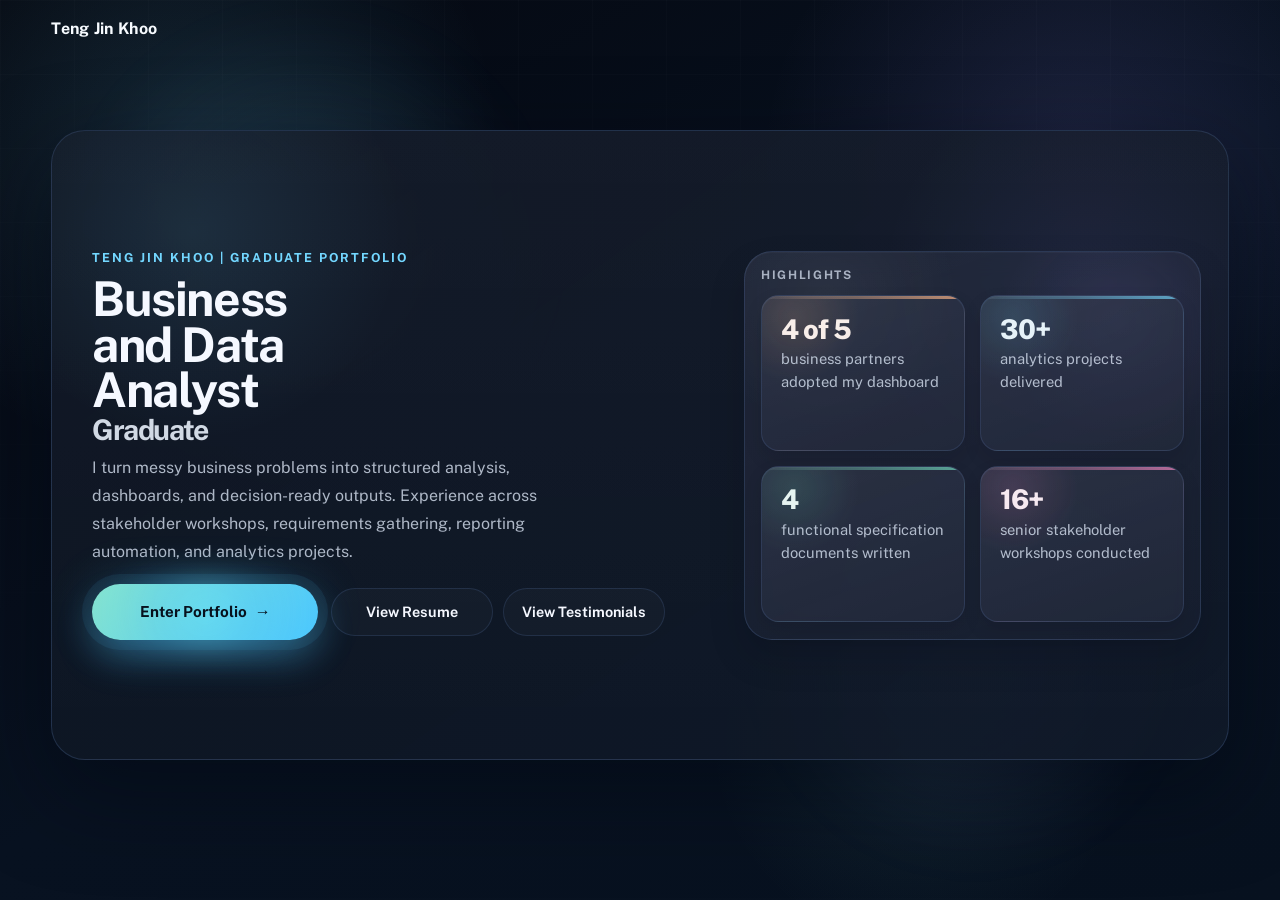
<file: index.html>
<!doctype html>
<html lang="en">
  <head>
    <meta charset="UTF-8" />
    <meta name="viewport" content="width=device-width, initial-scale=1.0" />
    <title>Teng Jin Khoo | Welcome</title>
    <meta
      name="description"
      content="Business Analyst / Data Analyst graduate portfolio showcasing stakeholder workshops, requirements gathering, reporting automation, and analytics delivery."
    />
    <link rel="preconnect" href="https://fonts.googleapis.com" />
    <link rel="preconnect" href="https://fonts.gstatic.com" crossorigin />
    <link
      href="https://fonts.googleapis.com/css2?family=Public+Sans:wght@400;500;600;700;800&display=swap"
      rel="stylesheet"
    />
    <link rel="icon" type="image/svg+xml" href="assets/favicon-tj.svg" />
    <link rel="stylesheet" href="landing.css?v=20260318-1" />
  </head>
  <body>
    <div class="landing-page-bg" aria-hidden="true"></div>
    <header class="landing-header">
      <a class="landing-brand" href="./">Teng Jin Khoo</a>
    </header>

    <main class="landing-shell" id="top">
      <section class="landing-hero" aria-label="Portfolio introduction">
        <div class="landing-ambient" aria-hidden="true">
          <span class="ambient-orb orb-a"></span>
          <span class="ambient-orb orb-b"></span>
          <span class="ambient-orb orb-c"></span>
          <span class="ambient-beam beam-a"></span>
          <span class="ambient-grid grid-a"></span>
        </div>
        <div class="landing-content">
          <div class="landing-copy">
            <p class="landing-kicker">Teng Jin Khoo | Graduate Portfolio</p>
            <h1 class="landing-title">
              <span class="landing-title-primary">Business and Data Analyst</span>
              <span class="landing-title-secondary">Graduate</span>
            </h1>
            <p class="landing-intro">
              I turn messy business problems into structured analysis, dashboards, and
              decision-ready outputs. Experience across stakeholder workshops,
              requirements gathering, reporting automation, and analytics projects.
            </p>
          </div>
          <div class="landing-details">
            <div class="landing-actions">
              <a class="landing-btn landing-btn-primary" href="portfolio.html">
                <span>Enter Portfolio</span>
                <span class="landing-btn-arrow" aria-hidden="true">→</span>
              </a>
              <div class="landing-secondary-group">
                <a
                  class="landing-btn landing-btn-secondary"
                  href="assets/resume/Teng_Jin_Khoo_Resume_20260315.pdf"
                  target="_blank"
                  rel="noopener noreferrer"
                >
                  View Resume
                </a>
                <a
                  class="landing-btn landing-btn-secondary"
                  href="portfolio.html?doc=testimonial#documents"
                >
                  View Testimonials
                </a>
              </div>
            </div>
          </div>
        </div>
        <aside class="landing-highlights" aria-label="Highlights">
          <p class="landing-highlights-title">Highlights</p>
          <div class="landing-proof-grid">
            <article class="proof-card">
              <p class="proof-value">4 of 5</p>
              <p class="proof-label">business partners adopted my dashboard</p>
            </article>
            <article class="proof-card">
              <p class="proof-value">30+</p>
              <p class="proof-label">analytics projects delivered</p>
            </article>
            <article class="proof-card">
              <p class="proof-value">4</p>
              <p class="proof-label">functional specification documents written</p>
            </article>
            <article class="proof-card">
              <p class="proof-value">16+</p>
              <p class="proof-label">senior stakeholder workshops conducted</p>
            </article>
          </div>
        </aside>
      </section>
    </main>
    <div class="landing-transition-layer" aria-hidden="true"></div>

    <script src="landing.js?v=20260317-1"></script>
  </body>
</html>
</file>
<file: landing.css>
:root {
  --bg: #07111f;
  --bg-deep: #040913;
  --line: rgba(123, 165, 238, 0.18);
  --line-strong: rgba(123, 165, 238, 0.28);
  --text: #f5f8ff;
  --muted: rgba(219, 229, 245, 0.78);
  --muted-strong: rgba(231, 238, 249, 0.94);
  --cyan: #73d7ff;
  --cyan-strong: #4bc7ff;
  --mint: #84e3cf;
  --shadow: 0 32px 88px rgba(2, 7, 18, 0.5);
}

* {
  box-sizing: border-box;
}

html,
body {
  margin: 0;
  padding: 0;
  min-height: 100%;
}

body {
  font-family: "Public Sans", "Segoe UI", sans-serif;
  color: var(--text);
  background: var(--bg-deep);
  overflow-x: hidden;
}

body.is-entering {
  overflow: hidden;
}

body.is-entering .landing-shell {
  opacity: 0;
  transform: translateY(18px) scale(0.99);
}

body.is-entering .landing-header {
  opacity: 0.15;
  transform: translateY(-6px);
}

::selection {
  background: rgba(115, 215, 255, 0.26);
  color: #ffffff;
}

.landing-page-bg {
  position: fixed;
  inset: 0;
  z-index: -2;
  background:
    radial-gradient(circle at 14% 16%, rgba(115, 215, 255, 0.14), rgba(115, 215, 255, 0) 24%),
    radial-gradient(circle at 84% 18%, rgba(157, 145, 255, 0.14), rgba(157, 145, 255, 0) 24%),
    radial-gradient(circle at 72% 82%, rgba(132, 227, 207, 0.08), rgba(132, 227, 207, 0) 18%),
    linear-gradient(150deg, #04070f 0%, #081221 52%, #07111f 100%);
}

.landing-page-bg::before,
.landing-page-bg::after {
  content: "";
  position: absolute;
  inset: 0;
}

.landing-page-bg::before {
  background-image:
    linear-gradient(rgba(255, 255, 255, 0.018) 1px, transparent 1px),
    linear-gradient(90deg, rgba(255, 255, 255, 0.018) 1px, transparent 1px);
  background-size: 74px 74px;
  mask-image: linear-gradient(180deg, rgba(0, 0, 0, 0.76), rgba(0, 0, 0, 0.08));
}

.landing-page-bg::after {
  background:
    radial-gradient(circle at 24% 28%, rgba(115, 215, 255, 0.16), rgba(115, 215, 255, 0) 20%),
    radial-gradient(circle at 76% 72%, rgba(157, 145, 255, 0.14), rgba(157, 145, 255, 0) 18%);
  filter: blur(30px);
  animation: bgDrift 18s ease-in-out infinite;
}

.landing-header {
  position: relative;
  z-index: 2;
  width: min(1180px, 92vw);
  margin: 0 auto;
  padding: 1.2rem 0 0;
  display: flex;
  align-items: center;
  justify-content: flex-start;
  transition: opacity 260ms ease, transform 260ms ease;
}

.landing-brand,
.landing-btn {
  text-decoration: none;
}

.landing-brand {
  color: #f7fbff;
  font-weight: 700;
  letter-spacing: 0.02em;
}

.landing-shell {
  position: relative;
  z-index: 2;
  width: min(1180px, 92vw);
  margin: 0 auto;
  min-height: calc(100svh - 72px);
  display: grid;
  align-items: center;
  padding: 0.95rem 0 1.8rem;
  transition: opacity 280ms ease, transform 280ms ease;
}

.landing-hero {
  position: relative;
  display: grid;
  grid-template-columns: minmax(0, 1.22fr) minmax(430px, 0.88fr);
  gap: 1.8rem 2rem;
  align-items: center;
  min-height: clamp(560px, 70svh, 650px);
  padding: 1.55rem 1.7rem;
  border-radius: 34px;
  border: 1px solid var(--line);
  background:
    linear-gradient(180deg, rgba(255, 255, 255, 0.045), rgba(255, 255, 255, 0.018)),
    linear-gradient(145deg, rgba(8, 16, 29, 0.96), rgba(11, 20, 37, 0.88));
  box-shadow: var(--shadow);
  overflow: hidden;
}

.landing-hero::before {
  content: "";
  position: absolute;
  inset: 0;
  background:
    radial-gradient(circle at 12% 16%, rgba(115, 215, 255, 0.1), rgba(115, 215, 255, 0) 18%),
    radial-gradient(circle at 88% 24%, rgba(157, 145, 255, 0.08), rgba(157, 145, 255, 0) 18%);
  pointer-events: none;
}

.landing-ambient {
  position: absolute;
  inset: 0;
  z-index: 0;
  overflow: hidden;
  pointer-events: none;
}

.ambient-orb,
.ambient-beam,
.ambient-grid {
  position: absolute;
  opacity: 0;
}

.ambient-orb {
  border-radius: 999px;
  filter: blur(8px);
  animation: orbDrift 20s ease-in-out infinite;
}

.orb-a {
  top: -4%;
  left: -6%;
  width: 320px;
  height: 320px;
  background:
    radial-gradient(circle at 36% 34%, rgba(255, 255, 255, 0.22), rgba(255, 255, 255, 0) 36%),
    radial-gradient(circle, rgba(115, 215, 255, 0.2), rgba(115, 215, 255, 0) 72%);
}

.orb-b {
  right: 6%;
  top: 10%;
  width: 230px;
  height: 230px;
  background:
    radial-gradient(circle at 36% 34%, rgba(255, 255, 255, 0.18), rgba(255, 255, 255, 0) 36%),
    radial-gradient(circle, rgba(157, 145, 255, 0.18), rgba(157, 145, 255, 0) 72%);
  animation-duration: 24s;
  animation-delay: 1800ms;
}

.orb-c {
  right: 18%;
  bottom: 10%;
  width: 180px;
  height: 180px;
  background:
    radial-gradient(circle at 36% 34%, rgba(255, 255, 255, 0.18), rgba(255, 255, 255, 0) 36%),
    radial-gradient(circle, rgba(132, 227, 207, 0.14), rgba(132, 227, 207, 0) 72%);
  animation-duration: 18s;
  animation-delay: 3200ms;
}

.ambient-beam {
  right: -2%;
  top: 20%;
  width: 42%;
  height: 180px;
  border-radius: 999px;
  background: linear-gradient(
    90deg,
    rgba(115, 215, 255, 0),
    rgba(115, 215, 255, 0.08),
    rgba(255, 255, 255, 0.09),
    rgba(157, 145, 255, 0.07),
    rgba(157, 145, 255, 0)
  );
  filter: blur(28px);
  transform: rotate(-10deg);
  animation: beamSweep 16s ease-in-out infinite;
}

.ambient-grid {
  right: -5%;
  bottom: -8%;
  width: 40%;
  height: 42%;
  border-radius: 32px;
  border: 1px solid rgba(123, 165, 238, 0.1);
  background-image:
    linear-gradient(rgba(255, 255, 255, 0.02) 1px, transparent 1px),
    linear-gradient(90deg, rgba(255, 255, 255, 0.02) 1px, transparent 1px);
  background-size: 34px 34px;
  mask-image: linear-gradient(180deg, rgba(0, 0, 0, 0.85), rgba(0, 0, 0, 0));
  opacity: 0.14;
  transform: rotate(-8deg);
}

.landing-content,
.landing-copy,
.landing-details,
.landing-highlights {
  position: relative;
  z-index: 1;
}

.landing-content {
  grid-column: 1;
  display: flex;
  flex-direction: column;
  justify-content: center;
  gap: 0.95rem;
  min-width: 0;
  max-width: 760px;
  padding: 0.3rem 0.25rem 0.35rem 0.8rem;
}

.landing-copy {
  display: flex;
  flex-direction: column;
  gap: 0.7rem;
  max-width: 100%;
  padding: 0;
}

.landing-kicker {
  margin: 0;
  color: var(--cyan);
  text-transform: uppercase;
  letter-spacing: 0.16em;
  font-size: 0.78rem;
  font-weight: 700;
}

.landing-title {
  margin: 0;
  display: grid;
  gap: 0.12em;
  max-width: 15.8ch;
  line-height: 0.95;
  letter-spacing: -0.06em;
}

.landing-title-primary {
  display: block;
  font-size: clamp(2.65rem, 3.75vw, 3.85rem);
  white-space: normal;
}

.landing-title-secondary {
  display: block;
  font-size: clamp(1.78rem, 2.2vw, 2.2rem);
  color: rgba(231, 238, 249, 0.9);
  white-space: normal;
}

.landing-details {
  display: flex;
  flex-direction: column;
  gap: 0.9rem;
  max-width: 100%;
  padding: 0;
  margin-top: 0;
}

.landing-intro {
  margin: 0;
  max-width: 48ch;
  color: var(--muted);
  font-size: 1rem;
  line-height: 1.74;
}

.landing-highlights {
  grid-column: 2;
  width: 100%;
  max-width: 500px;
  justify-self: end;
  display: flex;
  flex-direction: column;
  padding: 1rem 1rem 1.05rem;
  border-radius: 28px;
  border: 1px solid rgba(123, 165, 238, 0.16);
  background:
    radial-gradient(circle at 18% 12%, rgba(255, 255, 255, 0.055), rgba(255, 255, 255, 0) 26%),
    radial-gradient(circle at 82% 18%, rgba(157, 145, 255, 0.09), rgba(157, 145, 255, 0) 24%),
    linear-gradient(160deg, rgba(255, 255, 255, 0.055), rgba(255, 255, 255, 0.018)),
    rgba(22, 29, 48, 0.54);
  box-shadow:
    0 18px 36px rgba(3, 8, 18, 0.16),
    inset 0 1px 0 rgba(255, 255, 255, 0.03);
  backdrop-filter: blur(12px);
}

.landing-highlights-title {
  margin: 0 0 0.84rem;
  color: rgba(219, 229, 245, 0.72);
  text-transform: uppercase;
  letter-spacing: 0.14em;
  font-size: 0.74rem;
  font-weight: 700;
}

.landing-proof-grid {
  display: grid;
  grid-template-columns: repeat(2, minmax(0, 1fr));
  gap: 0.92rem;
}

.proof-card {
  --proof-accent: rgba(115, 215, 255, 0.55);
  position: relative;
  margin: 0;
  display: grid;
  gap: 0.36rem;
  min-height: 156px;
  align-content: start;
  padding: 1.2rem;
  border-radius: 18px;
  border: 1px solid rgba(123, 165, 238, 0.14);
  background:
    radial-gradient(circle at 16% 14%, color-mix(in srgb, var(--proof-accent) 18%, transparent), transparent 30%),
    linear-gradient(160deg, rgba(255, 255, 255, 0.058), rgba(255, 255, 255, 0.014)),
    rgba(33, 40, 60, 0.54);
  box-shadow:
    inset 0 1px 0 rgba(255, 255, 255, 0.04),
    0 8px 18px rgba(4, 10, 20, 0.12);
  overflow: hidden;
}

.proof-card::before {
  content: "";
  position: absolute;
  inset: 0 0 auto 0;
  height: 3px;
  background: linear-gradient(90deg, rgba(255, 255, 255, 0.06), var(--proof-accent));
  opacity: 0.9;
}

.proof-card:nth-child(1) {
  --proof-accent: rgba(255, 181, 135, 0.78);
}

.proof-card:nth-child(2) {
  --proof-accent: rgba(115, 215, 255, 0.76);
}

.proof-card:nth-child(3) {
  --proof-accent: rgba(116, 228, 198, 0.72);
}

.proof-card:nth-child(4) {
  --proof-accent: rgba(255, 139, 200, 0.74);
}

.proof-value,
.proof-label {
  margin: 0;
}

.proof-value {
  font-size: clamp(1.7rem, 2vw, 2.05rem);
  line-height: 1;
  font-weight: 800;
  letter-spacing: -0.04em;
  color: color-mix(in srgb, white 84%, var(--proof-accent));
}

.proof-label {
  color: var(--muted);
  font-size: 0.92rem;
  line-height: 1.52;
}

.landing-actions {
  display: flex;
  flex-wrap: wrap;
  align-items: center;
  gap: 0.82rem;
  margin-top: 0.2rem;
}

.landing-secondary-group {
  display: flex;
  flex-wrap: wrap;
  gap: 0.62rem;
}

.landing-btn {
  display: inline-flex;
  align-items: center;
  justify-content: center;
  gap: 0.5rem;
  min-height: 48px;
  padding: 0.82rem 1.14rem;
  border-radius: 999px;
  font-weight: 700;
  font-size: 0.95rem;
  transition: transform 180ms ease, box-shadow 180ms ease, border-color 180ms ease, background 180ms ease, color 180ms ease;
}

.landing-btn:hover,
.landing-btn:focus-visible {
  transform: translateY(-2px);
}

.landing-btn-primary {
  position: relative;
  color: #07111d;
  background: linear-gradient(125deg, var(--mint), var(--cyan-strong));
  box-shadow:
    0 20px 36px rgba(75, 199, 255, 0.28),
    0 0 0 10px rgba(75, 199, 255, 0.08),
    0 0 48px rgba(75, 199, 255, 0.22);
  min-width: 226px;
  min-height: 56px;
  padding-inline: 1.6rem;
  isolation: isolate;
  animation: ctaLift 3.4s ease-in-out infinite;
}

.landing-btn-primary::before,
.landing-btn-primary::after {
  content: "";
  position: absolute;
  inset: -14px;
  z-index: -1;
  border-radius: 999px;
  pointer-events: none;
}

.landing-btn-primary::before {
  background:
    radial-gradient(circle, rgba(103, 229, 255, 0.4), rgba(75, 199, 255, 0.18) 36%, rgba(75, 199, 255, 0.04) 58%, rgba(75, 199, 255, 0) 76%);
  opacity: 0.92;
  filter: blur(12px);
}

.landing-btn-primary::after {
  border: 1px solid rgba(103, 229, 255, 0.34);
  opacity: 0;
  transform: scale(0.96);
  animation: ctaRipple 3.4s ease-out infinite;
}

.landing-btn-primary:hover,
.landing-btn-primary:focus-visible {
  box-shadow:
    0 24px 44px rgba(75, 199, 255, 0.32),
    0 0 0 12px rgba(75, 199, 255, 0.1),
    0 0 56px rgba(75, 199, 255, 0.28);
}

.landing-btn-arrow {
  display: inline-flex;
  align-items: center;
  font-size: 1rem;
  transform: translateX(0);
  animation: arrowNudge 1.8s ease-in-out infinite;
}

.landing-btn-secondary {
  color: var(--text);
  background: rgba(255, 255, 255, 0.024);
  border: 1px solid rgba(123, 165, 238, 0.14);
  min-width: 162px;
  min-height: 48px;
  padding: 0.8rem 1rem;
  font-size: 0.9rem;
  font-weight: 650;
}

.landing-btn-secondary:hover,
.landing-btn-secondary:focus-visible {
  border-color: rgba(115, 215, 255, 0.28);
  background: rgba(115, 215, 255, 0.05);
}

a:focus-visible,
button:focus-visible {
  outline: 3px solid rgba(115, 215, 255, 0.36);
  outline-offset: 2px;
}

.landing-transition-layer {
  position: fixed;
  inset: 0;
  z-index: 5;
  overflow: hidden;
  pointer-events: none;
}

.landing-transition-layer::before {
  content: "";
  position: absolute;
  inset: auto 0 0;
  height: 28vh;
  background: linear-gradient(180deg, rgba(5, 9, 20, 0), rgba(5, 9, 20, 0.28));
  opacity: 0;
  transition: opacity 220ms ease;
}

body.is-entering .landing-transition-layer::before {
  opacity: 1;
}

.transition-bubble {
  position: absolute;
  bottom: -160px;
  left: var(--left, 50%);
  width: var(--size, 120px);
  height: var(--size, 120px);
  border-radius: 999px;
  border: 1px solid rgba(255, 255, 255, 0.16);
  background:
    radial-gradient(circle at 34% 30%, rgba(255, 255, 255, 0.24), rgba(255, 255, 255, 0) 34%),
    var(--bubble-color, rgba(103, 215, 255, 0.24));
  box-shadow:
    inset 0 1px 0 rgba(255, 255, 255, 0.18),
    0 0 24px rgba(103, 215, 255, 0.12);
  opacity: 0;
  filter: blur(0.2px);
  transform: translate3d(0, 0, 0) scale(0.72);
  animation: bubbleRise var(--duration, 820ms) ease-out forwards;
  animation-delay: var(--delay, 0ms);
}

.transition-bubble.is-outline {
  background: rgba(255, 255, 255, 0.03);
  border: 1px solid rgba(210, 226, 248, 0.18);
  box-shadow: inset 0 0 0 1px rgba(122, 168, 255, 0.08);
}

@keyframes bgDrift {
  0%,
  100% {
    transform: translate3d(0, 0, 0) scale(1);
  }
  50% {
    transform: translate3d(10px, -12px, 0) scale(1.03);
  }
}

@keyframes orbDrift {
  0%,
  100% {
    opacity: 0.14;
    transform: translate3d(0, 0, 0) scale(0.96);
  }
  50% {
    opacity: 0.24;
    transform: translate3d(18px, -16px, 0) scale(1.04);
  }
}

@keyframes beamSweep {
  0%,
  100% {
    opacity: 0.08;
    transform: translate3d(0, 0, 0) rotate(-10deg) scaleX(0.98);
  }
  50% {
    opacity: 0.18;
    transform: translate3d(24px, -10px, 0) rotate(-10deg) scaleX(1.05);
  }
}

@keyframes ctaLift {
  0%,
  100% {
    transform: translateY(0);
    box-shadow:
      0 20px 36px rgba(75, 199, 255, 0.28),
      0 0 0 10px rgba(75, 199, 255, 0.08),
      0 0 48px rgba(75, 199, 255, 0.22);
  }
  50% {
    transform: translateY(-3px) scale(1.02);
    box-shadow:
      0 28px 48px rgba(75, 199, 255, 0.34),
      0 0 0 14px rgba(75, 199, 255, 0.12),
      0 0 62px rgba(75, 199, 255, 0.32);
  }
}

@keyframes ctaRipple {
  0%,
  100% {
    opacity: 0;
    transform: scale(0.94);
  }
  20% {
    opacity: 0.44;
  }
  72% {
    opacity: 0;
    transform: scale(1.28);
  }
}

@keyframes arrowNudge {
  0%,
  100% {
    transform: translateX(0);
  }
  50% {
    transform: translateX(3px);
  }
}

@keyframes bubbleRise {
  0% {
    opacity: 0;
    transform: translate3d(0, 0, 0) scale(0.72);
  }
  18% {
    opacity: 0.82;
  }
  100% {
    opacity: 0;
    transform: translate3d(var(--drift, 0px), calc(-100vh - 220px), 0) scale(1.08);
  }
}

@media (max-width: 980px) {
  .landing-hero {
    grid-template-columns: 1fr;
    min-height: auto;
    gap: 1.1rem;
    align-items: start;
  }

  .landing-content {
    max-width: 100%;
    padding-left: 0.2rem;
  }

  .landing-highlights {
    grid-column: auto;
    justify-self: stretch;
    width: 100%;
    max-width: none;
  }

  .landing-proof-grid {
    grid-template-columns: repeat(2, minmax(0, 1fr));
  }
}

@media (max-width: 760px) {
  .landing-header,
  .landing-shell {
    width: 92vw;
  }

  .landing-header {
    padding-top: 0.95rem;
  }

  .landing-hero {
    padding: 1.08rem;
    border-radius: 26px;
  }

  .landing-content {
    gap: 0.95rem;
    padding: 0.45rem 0.1rem 0;
  }

  .landing-copy {
    gap: 0.52rem;
    padding: 0;
  }

  .landing-details {
    gap: 0.9rem;
    padding: 0;
    margin-top: 0;
  }

  .landing-title {
    max-width: 100%;
  }

  .landing-title-primary {
    font-size: clamp(2.05rem, 7.8vw, 3rem);
  }

  .landing-title-secondary {
    font-size: clamp(1.5rem, 5.8vw, 2rem);
  }

  .landing-intro {
    max-width: none;
    font-size: 0.99rem;
  }

  .landing-highlights,
  .landing-actions {
    padding-left: 0.1rem;
  }

  .landing-proof-grid {
    grid-template-columns: 1fr;
  }

  .proof-card {
    min-height: auto;
  }

  .landing-actions,
  .landing-secondary-group {
    flex-direction: column;
    align-items: stretch;
  }

  .landing-btn {
    width: 100%;
  }

  .ambient-grid,
  .beam-a {
    display: none;
  }

  .orb-a {
    width: 220px;
    height: 220px;
  }

  .orb-b {
    width: 170px;
    height: 170px;
  }
}

@media (prefers-reduced-motion: reduce) {
  *,
  *::before,
  *::after {
    animation: none !important;
    transition-duration: 0ms !important;
  }
}
</file>
